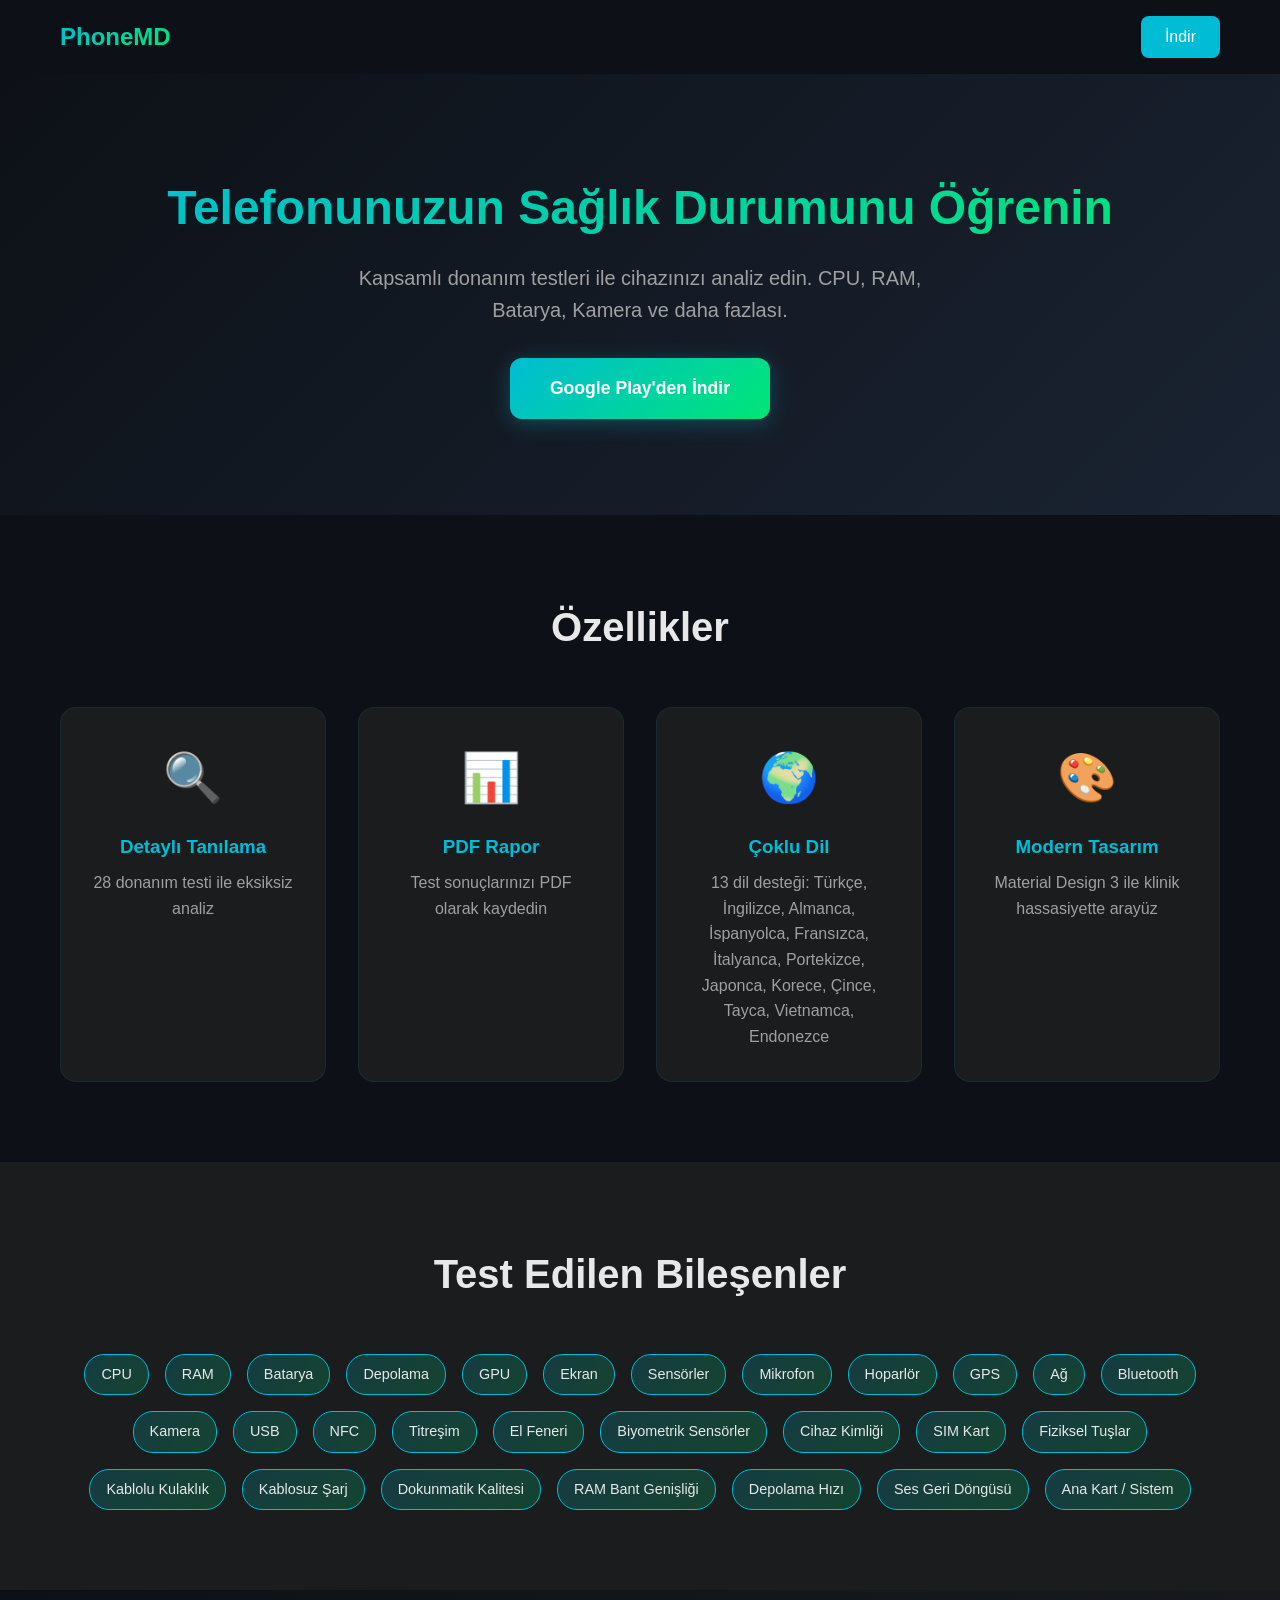
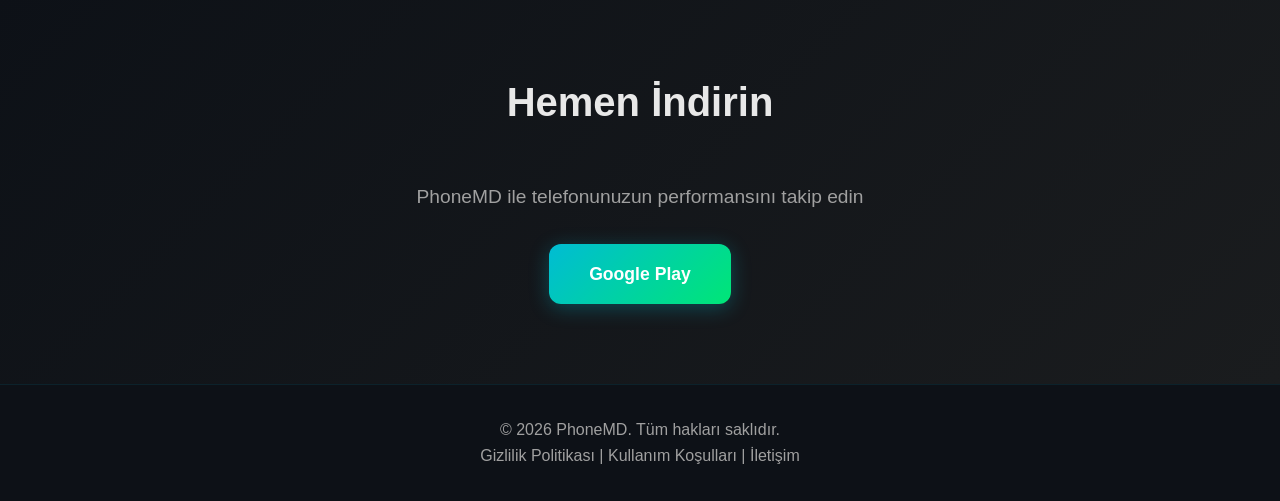
<file: index.html>
<!DOCTYPE html>
<html lang="tr">
<head>
    <meta charset="UTF-8">
    <meta name="viewport" content="width=device-width, initial-scale=1.0">
    <meta name="description" content="PhoneMD - Telefonunuzun sağlık durumunu kontrol edin. Donanım testleri, performans analizi ve detaylı raporlama.">
    <title>PhoneMD - Telefon Donanım Tanılama</title>
    <link rel="stylesheet" href="style.css">
    <link rel="icon" type="image/png" href="icon.png">
</head>
<body>
    <header>
        <nav>
            <div class="logo">PhoneMD</div>
            <a href="#download" class="nav-btn">İndir</a>
        </nav>
    </header>

    <main>
        <section class="hero">
            <div class="container">
                <h1>Telefonunuzun Sağlık Durumunu Öğrenin</h1>
                <p>Kapsamlı donanım testleri ile cihazınızı analiz edin. CPU, RAM, Batarya, Kamera ve daha fazlası.</p>
                <a href="#download" class="cta-button">Google Play'den İndir</a>
            </div>
        </section>

        <section class="features">
            <div class="container">
                <h2>Özellikler</h2>
                <div class="feature-grid">
                    <div class="feature">
                        <div class="icon">🔍</div>
                        <h3>Detaylı Tanılama</h3>
                        <p>28 donanım testi ile eksiksiz analiz</p>
                    </div>
                    <div class="feature">
                        <div class="icon">📊</div>
                        <h3>PDF Rapor</h3>
                        <p>Test sonuçlarınızı PDF olarak kaydedin</p>
                    </div>
                    <div class="feature">
                        <div class="icon">🌍</div>
                        <h3>Çoklu Dil</h3>
                        <p>13 dil desteği: Türkçe, İngilizce, Almanca, İspanyolca, Fransızca, İtalyanca, Portekizce, Japonca, Korece, Çince, Tayca, Vietnamca, Endonezce</p>
                    </div>
                    <div class="feature">
                        <div class="icon">🎨</div>
                        <h3>Modern Tasarım</h3>
                        <p>Material Design 3 ile klinik hassasiyette arayüz</p>
                    </div>
                </div>
            </div>
        </section>

        <section class="tests">
            <div class="container">
                <h2>Test Edilen Bileşenler</h2>
                <div class="test-list">
                    <span class="badge">CPU</span>
                    <span class="badge">RAM</span>
                    <span class="badge">Batarya</span>
                    <span class="badge">Depolama</span>
                    <span class="badge">GPU</span>
                    <span class="badge">Ekran</span>
                    <span class="badge">Sensörler</span>
                    <span class="badge">Mikrofon</span>
                    <span class="badge">Hoparlör</span>
                    <span class="badge">GPS</span>
                    <span class="badge">Ağ</span>
                    <span class="badge">Bluetooth</span>
                    <span class="badge">Kamera</span>
                    <span class="badge">USB</span>
                    <span class="badge">NFC</span>
                    <span class="badge">Titreşim</span>
                    <span class="badge">El Feneri</span>
                    <span class="badge">Biyometrik Sensörler</span>
                    <span class="badge">Cihaz Kimliği</span>
                    <span class="badge">SIM Kart</span>
                    <span class="badge">Fiziksel Tuşlar</span>
                    <span class="badge">Kablolu Kulaklık</span>
                    <span class="badge">Kablosuz Şarj</span>
                    <span class="badge">Dokunmatik Kalitesi</span>
                    <span class="badge">RAM Bant Genişliği</span>
                    <span class="badge">Depolama Hızı</span>
                    <span class="badge">Ses Geri Döngüsü</span>
                    <span class="badge">Ana Kart / Sistem</span>
                </div>
            </div>
        </section>

        <section id="download" class="download">
            <div class="container">
                <h2>Hemen İndirin</h2>
                <p>PhoneMD ile telefonunuzun performansını takip edin</p>
                <a href="https://play.google.com/store/apps/details?id=com.esarikaya.phonemd" class="cta-button">Google Play</a>
            </div>
        </section>
    </main>

    <footer>
        <p>&copy; 2026 PhoneMD. Tüm hakları saklıdır.</p>
        <p>
            <a href="privacy.html">Gizlilik Politikası</a> |
            <a href="terms.html">Kullanım Koşulları</a> |
            <a href="contact.html">İletişim</a>
        </p>
    </footer>
</body>
</html>
</file>
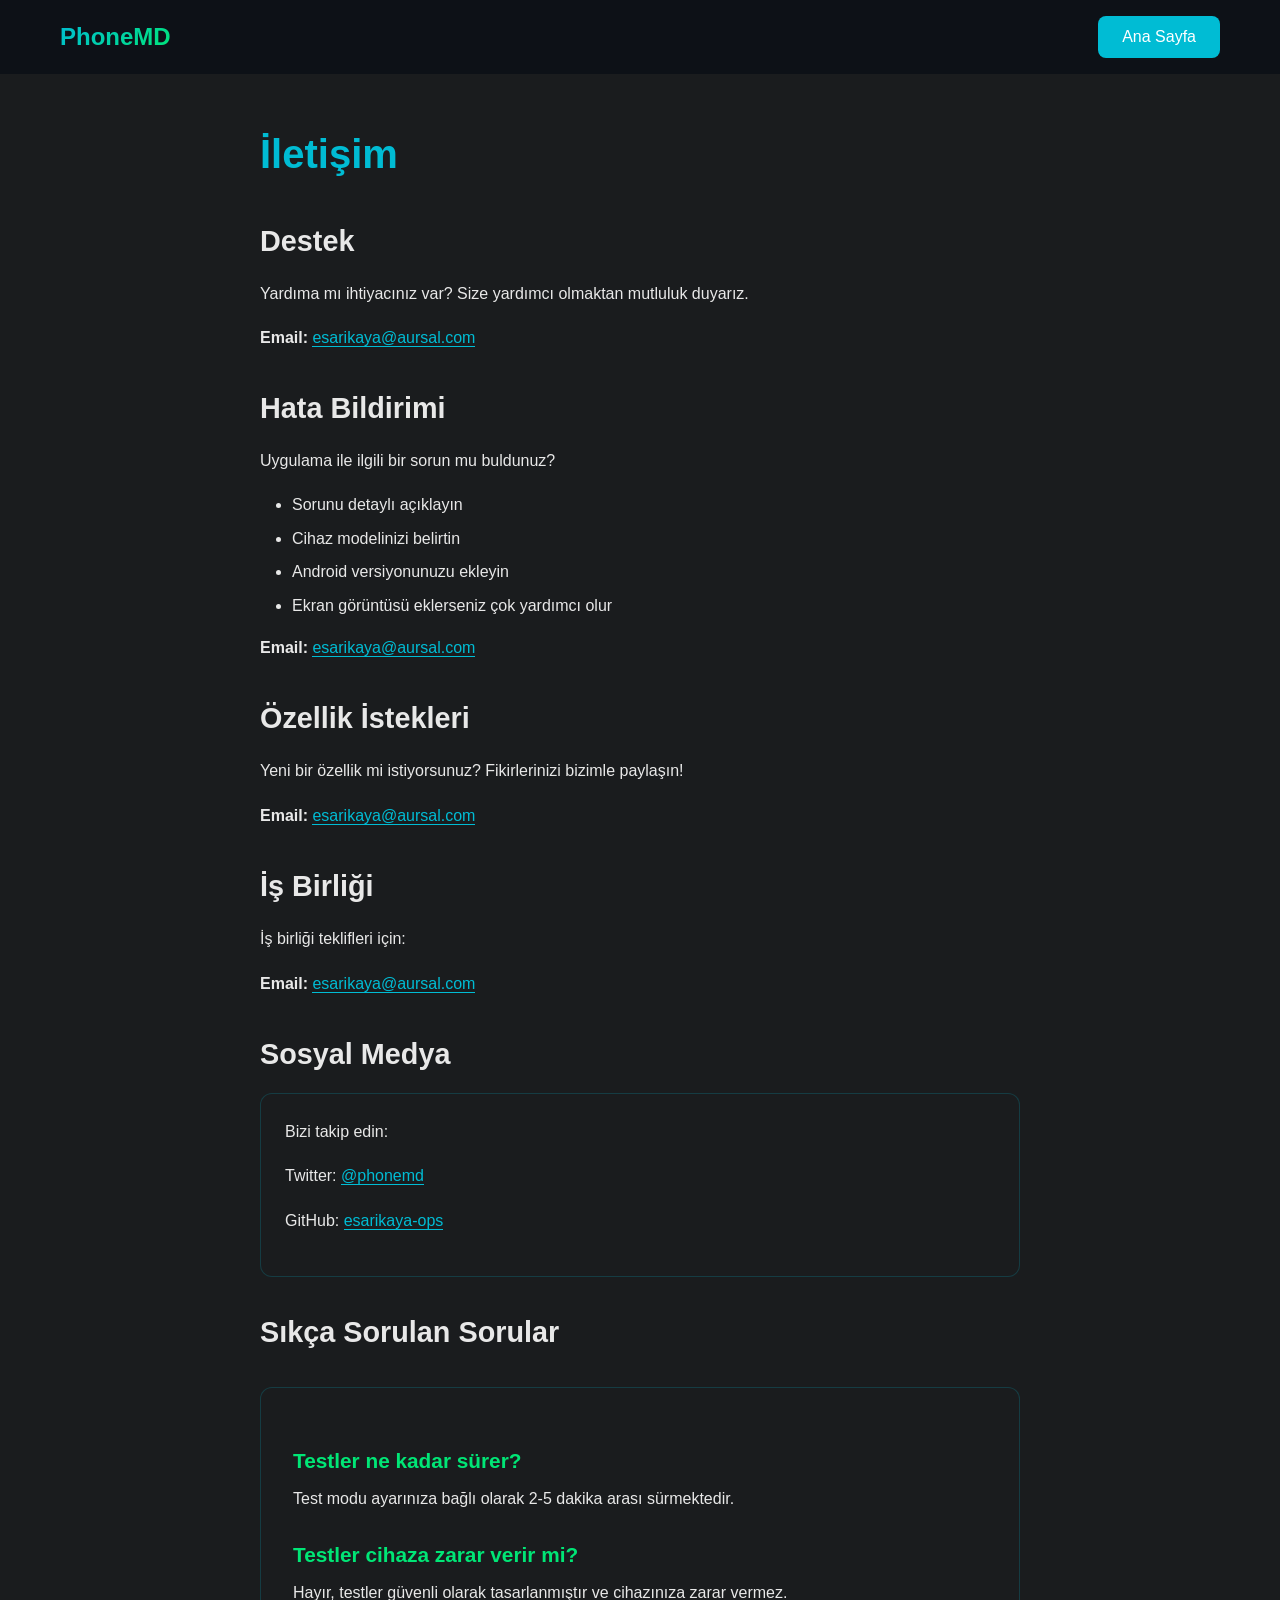
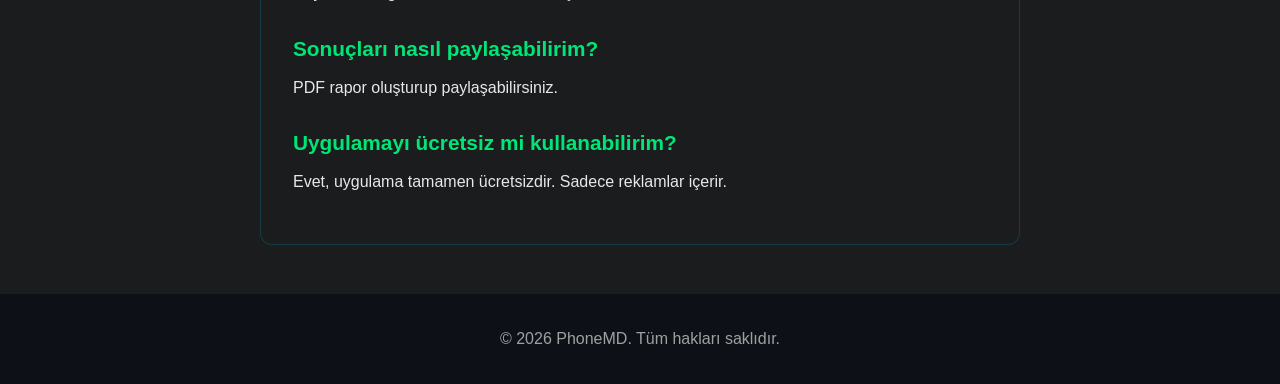
<file: contact.html>
<!DOCTYPE html>
<html lang="tr">
<head>
    <meta charset="UTF-8">
    <meta name="viewport" content="width=device-width, initial-scale=1.0">
    <title>İletişim - PhoneMD</title>
    <link rel="stylesheet" href="style.css">
    <link rel="icon" type="image/png" href="icon.png">
</head>
<body>
    <header>
        <nav>
            <div class="logo">PhoneMD</div>
            <a href="index.html" class="nav-btn">Ana Sayfa</a>
        </nav>
    </header>

    <main>
        <section class="legal-page">
            <div class="container">
                <h1>İletişim</h1>

                <h2>Destek</h2>
                <p>Yardıma mı ihtiyacınız var? Size yardımcı olmaktan mutluluk duyarız.</p>
                <p><strong>Email:</strong> <a href="mailto:esarikaya@aursal.com">esarikaya@aursal.com</a></p>

                <h2>Hata Bildirimi</h2>
                <p>Uygulama ile ilgili bir sorun mu buldunuz?</p>
                <ul>
                    <li>Sorunu detaylı açıklayın</li>
                    <li>Cihaz modelinizi belirtin</li>
                    <li>Android versiyonunuzu ekleyin</li>
                    <li>Ekran görüntüsü eklerseniz çok yardımcı olur</li>
                </ul>
                <p><strong>Email:</strong> <a href="mailto:esarikaya@aursal.com">esarikaya@aursal.com</a></p>

                <h2>Özellik İstekleri</h2>
                <p>Yeni bir özellik mi istiyorsunuz? Fikirlerinizi bizimle paylaşın!</p>
                <p><strong>Email:</strong> <a href="mailto:esarikaya@aursal.com">esarikaya@aursal.com</a></p>

                <h2>İş Birliği</h2>
                <p>İş birliği teklifleri için:</p>
                <p><strong>Email:</strong> <a href="mailto:esarikaya@aursal.com">esarikaya@aursal.com</a></p>

                <h2>Sosyal Medya</h2>
                <div class="social-links">
                    <p>Bizi takip edin:</p>
                    <p>Twitter: <a href="https://twitter.com/phonemd" target="_blank">@phonemd</a></p>
                    <p>GitHub: <a href="https://github.com/esarikaya-ops" target="_blank">esarikaya-ops</a></p>
                </div>

                <h2>Sıkça Sorulan Sorular</h2>
                <div class="faq">
                    <h3>Testler ne kadar sürer?</h3>
                    <p>Test modu ayarınıza bağlı olarak 2-5 dakika arası sürmektedir.</p>

                    <h3>Testler cihaza zarar verir mi?</h3>
                    <p>Hayır, testler güvenli olarak tasarlanmıştır ve cihazınıza zarar vermez.</p>

                    <h3>Sonuçları nasıl paylaşabilirim?</h3>
                    <p>PDF rapor oluşturup paylaşabilirsiniz.</p>

                    <h3>Uygulamayı ücretsiz mi kullanabilirim?</h3>
                    <p>Evet, uygulama tamamen ücretsizdir. Sadece reklamlar içerir.</p>
                </div>
            </div>
        </section>
    </main>

    <footer>
        <p>&copy; 2026 PhoneMD. Tüm hakları saklıdır.</p>
    </footer>
</body>
</html>
</file>
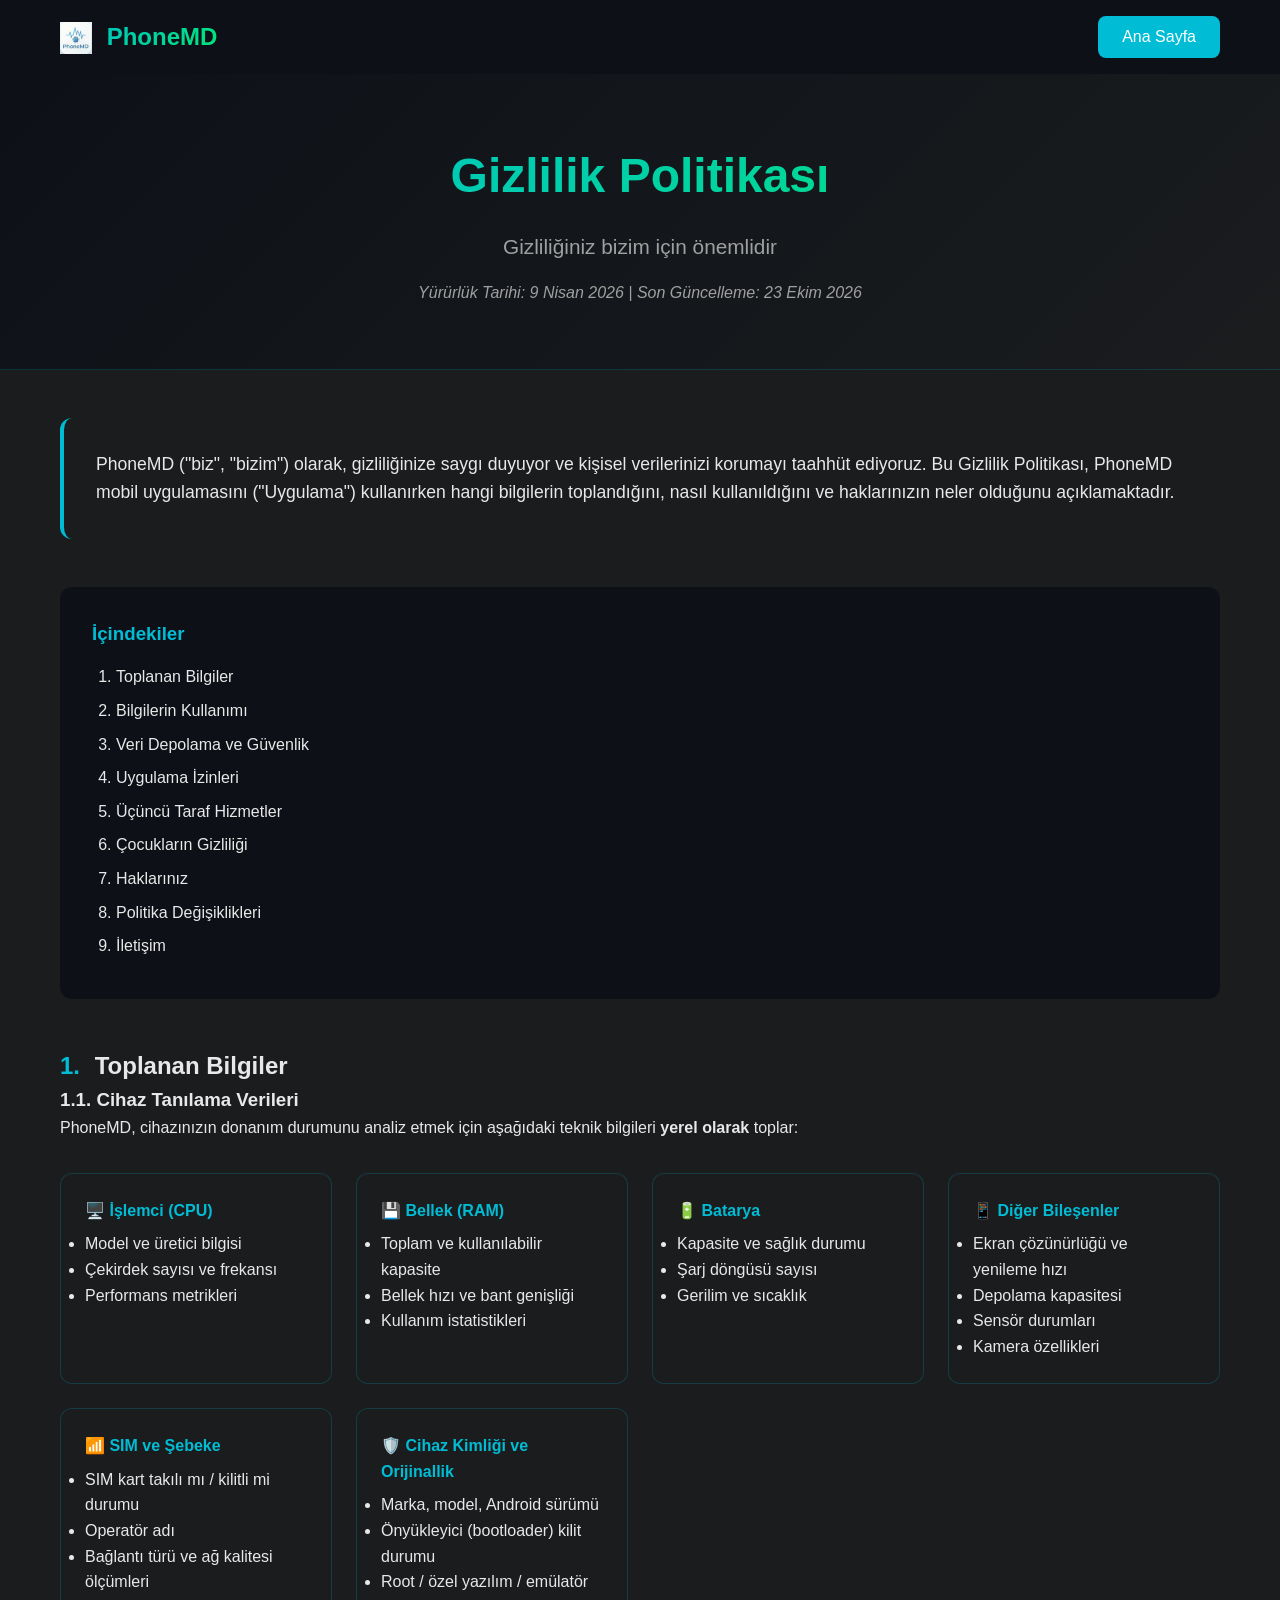
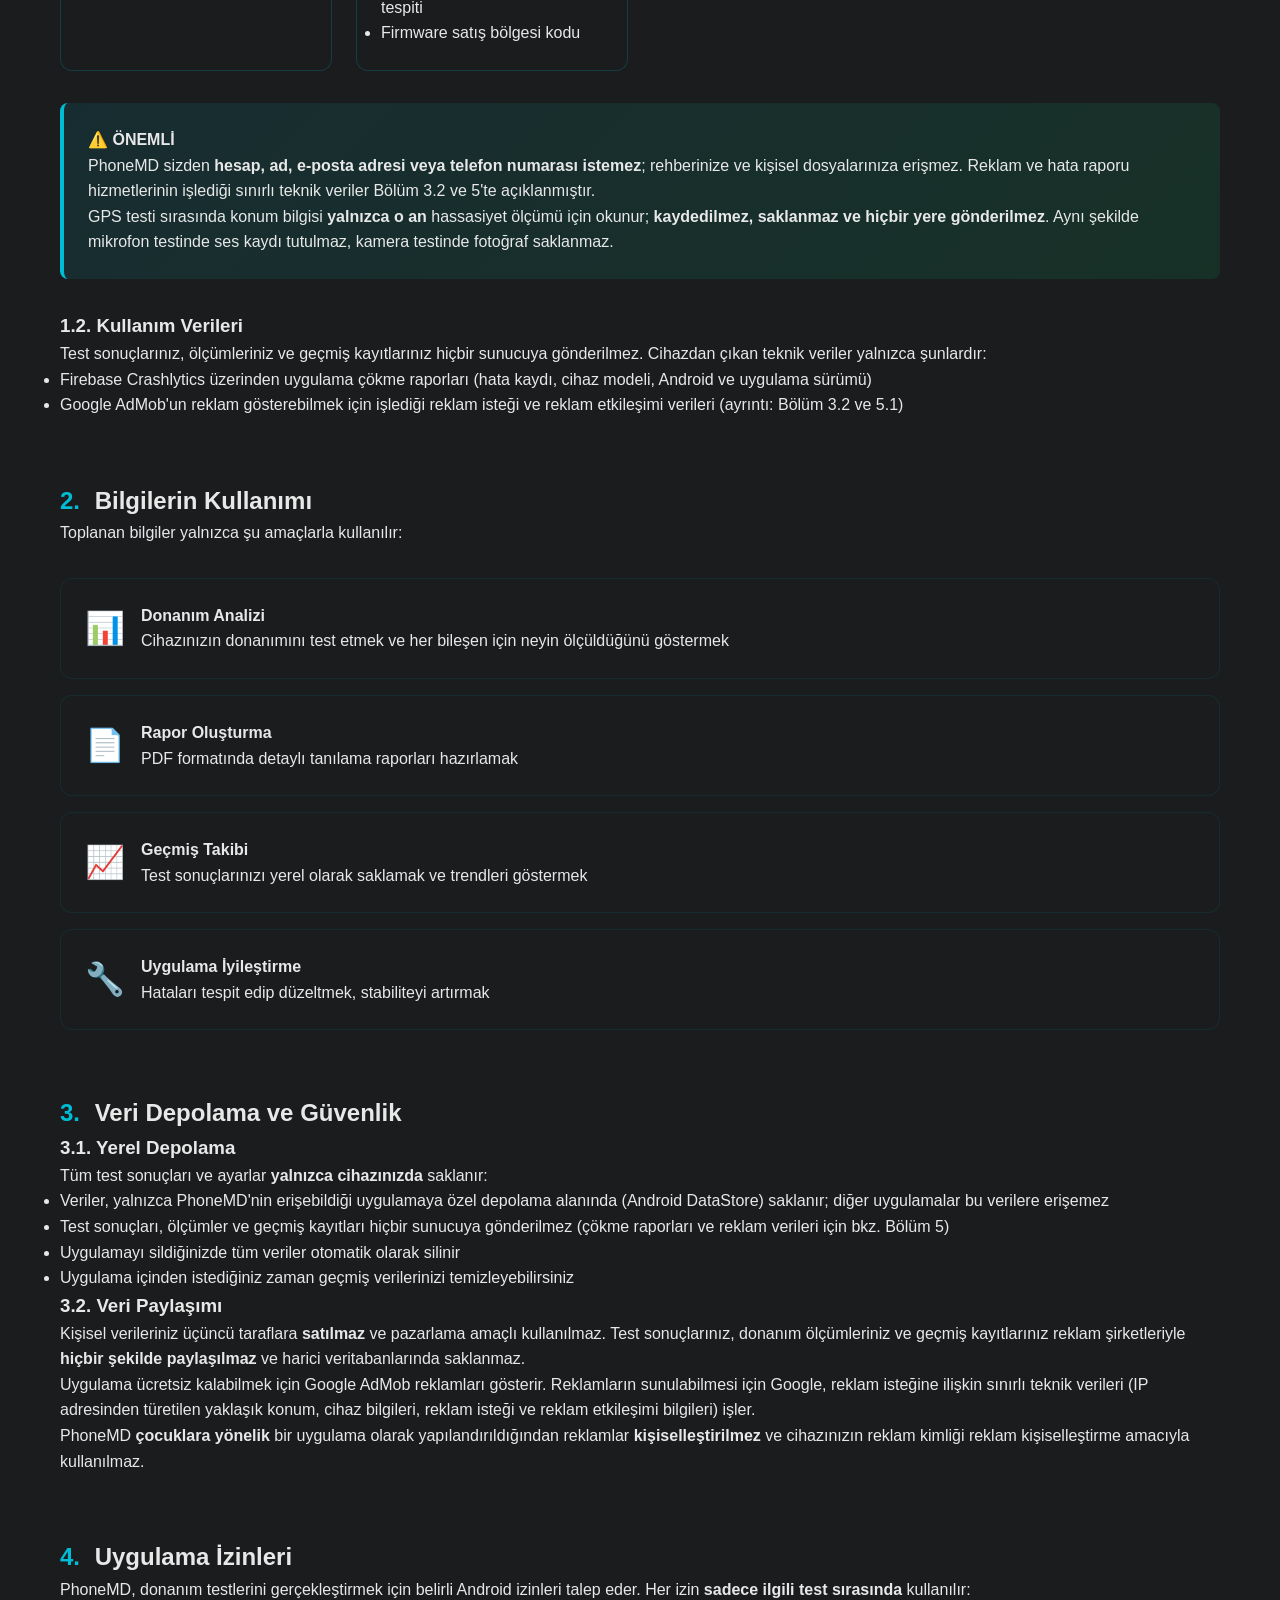
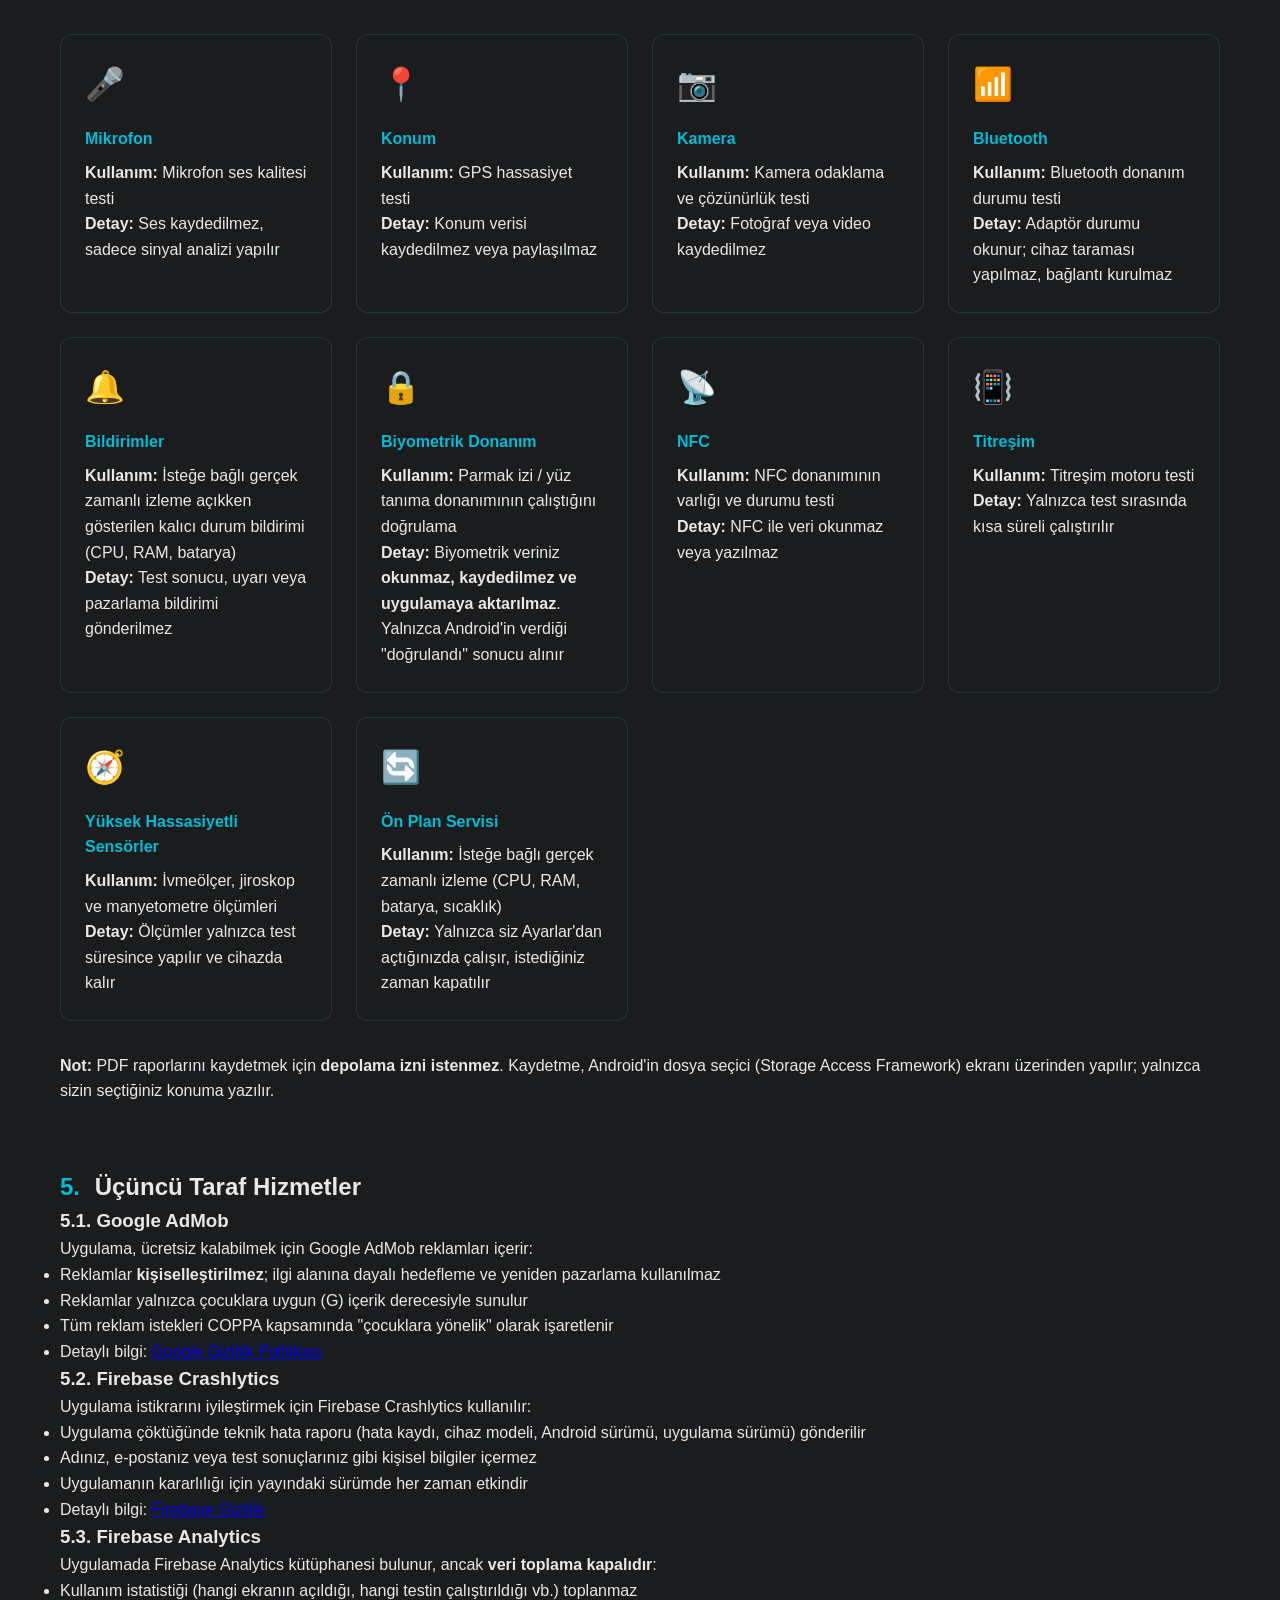
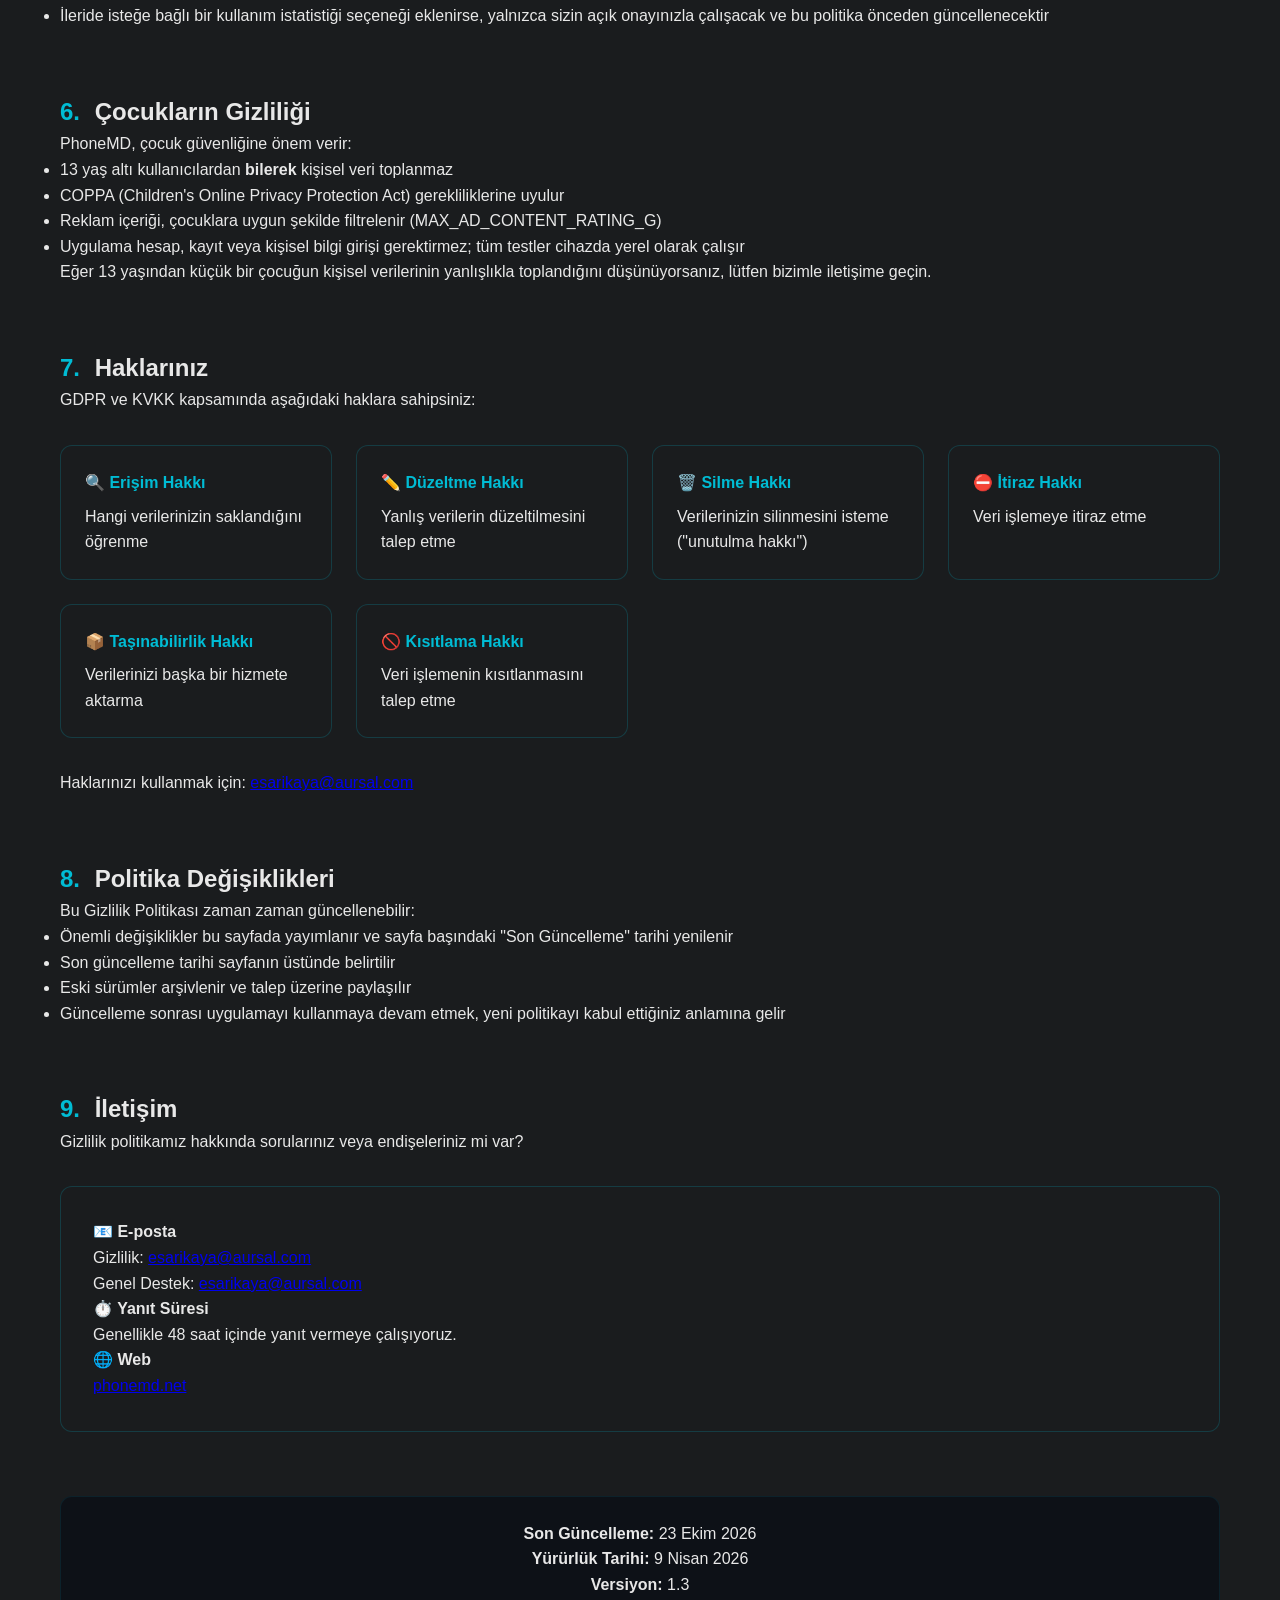
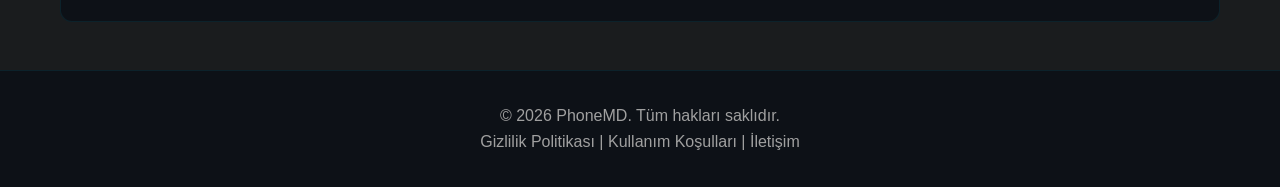
<file: privacy.html>
<!DOCTYPE html>
<html lang="tr">
<head>
    <meta charset="UTF-8">
    <meta name="viewport" content="width=device-width, initial-scale=1.0">
    <meta name="description" content="PhoneMD Gizlilik Politikası - Verilerinizin nasıl toplandığı, kullanıldığı ve korunduğu hakkında detaylı bilgi.">
    <title>Gizlilik Politikası - PhoneMD</title>
    <link rel="stylesheet" href="style.css">
    <link rel="icon" type="image/png" href="icon.png">
</head>
<body>
    <header>
        <nav>
            <div class="logo">
                <img src="icon.png" alt="PhoneMD" style="height: 32px; vertical-align: middle; margin-right: 8px;">
                PhoneMD
            </div>
            <a href="index.html" class="nav-btn">Ana Sayfa</a>
        </nav>
    </header>

    <main>
        <section class="legal-hero">
            <div class="container">
                <h1>Gizlilik Politikası</h1>
                <p class="hero-subtitle">Gizliliğiniz bizim için önemlidir</p>
                <p class="update-date">Yürürlük Tarihi: 9 Nisan 2026 | Son Güncelleme: 23 Ekim 2026</p>
            </div>
        </section>

        <section class="legal-content">
            <div class="container">
                <div class="legal-intro">
                    <p>PhoneMD ("biz", "bizim") olarak, gizliliğinize saygı duyuyor ve kişisel verilerinizi korumayı taahhüt ediyoruz. Bu Gizlilik Politikası, PhoneMD mobil uygulamasını ("Uygulama") kullanırken hangi bilgilerin toplandığını, nasıl kullanıldığını ve haklarınızın neler olduğunu açıklamaktadır.</p>
                </div>

                <div class="legal-toc">
                    <h3>İçindekiler</h3>
                    <ol>
                        <li><a href="#section-1">Toplanan Bilgiler</a></li>
                        <li><a href="#section-2">Bilgilerin Kullanımı</a></li>
                        <li><a href="#section-3">Veri Depolama ve Güvenlik</a></li>
                        <li><a href="#section-4">Uygulama İzinleri</a></li>
                        <li><a href="#section-5">Üçüncü Taraf Hizmetler</a></li>
                        <li><a href="#section-6">Çocukların Gizliliği</a></li>
                        <li><a href="#section-7">Haklarınız</a></li>
                        <li><a href="#section-8">Politika Değişiklikleri</a></li>
                        <li><a href="#section-9">İletişim</a></li>
                    </ol>
                </div>

                <div class="legal-section" id="section-1">
                    <h2><span class="section-number">1.</span> Toplanan Bilgiler</h2>

                    <h3>1.1. Cihaz Tanılama Verileri</h3>
                    <p>PhoneMD, cihazınızın donanım durumunu analiz etmek için aşağıdaki teknik bilgileri <strong>yerel olarak</strong> toplar:</p>

                    <div class="info-grid">
                        <div class="info-card">
                            <h4>🖥️ İşlemci (CPU)</h4>
                            <ul>
                                <li>Model ve üretici bilgisi</li>
                                <li>Çekirdek sayısı ve frekansı</li>
                                <li>Performans metrikleri</li>
                            </ul>
                        </div>
                        <div class="info-card">
                            <h4>💾 Bellek (RAM)</h4>
                            <ul>
                                <li>Toplam ve kullanılabilir kapasite</li>
                                <li>Bellek hızı ve bant genişliği</li>
                                <li>Kullanım istatistikleri</li>
                            </ul>
                        </div>
                        <div class="info-card">
                            <h4>🔋 Batarya</h4>
                            <ul>
                                <li>Kapasite ve sağlık durumu</li>
                                <li>Şarj döngüsü sayısı</li>
                                <li>Gerilim ve sıcaklık</li>
                            </ul>
                        </div>
                        <div class="info-card">
                            <h4>📱 Diğer Bileşenler</h4>
                            <ul>
                                <li>Ekran çözünürlüğü ve yenileme hızı</li>
                                <li>Depolama kapasitesi</li>
                                <li>Sensör durumları</li>
                                <li>Kamera özellikleri</li>
                            </ul>
                        </div>
                        <div class="info-card">
                            <h4>📶 SIM ve Şebeke</h4>
                            <ul>
                                <li>SIM kart takılı mı / kilitli mi durumu</li>
                                <li>Operatör adı</li>
                                <li>Bağlantı türü ve ağ kalitesi ölçümleri</li>
                            </ul>
                        </div>
                        <div class="info-card">
                            <h4>🛡️ Cihaz Kimliği ve Orijinallik</h4>
                            <ul>
                                <li>Marka, model, Android sürümü</li>
                                <li>Önyükleyici (bootloader) kilit durumu</li>
                                <li>Root / özel yazılım / emülatör tespiti</li>
                                <li>Firmware satış bölgesi kodu</li>
                            </ul>
                        </div>
                    </div>

                    <div class="highlight-box">
                        <h4>⚠️ ÖNEMLİ</h4>
                        <p>PhoneMD sizden <strong>hesap, ad, e-posta adresi veya telefon numarası istemez</strong>; rehberinize ve kişisel dosyalarınıza erişmez. Reklam ve hata raporu hizmetlerinin işlediği sınırlı teknik veriler Bölüm 3.2 ve 5'te açıklanmıştır.</p>
                        <p>GPS testi sırasında konum bilgisi <strong>yalnızca o an</strong> hassasiyet ölçümü için okunur; <strong>kaydedilmez, saklanmaz ve hiçbir yere gönderilmez</strong>. Aynı şekilde mikrofon testinde ses kaydı tutulmaz, kamera testinde fotoğraf saklanmaz.</p>
                    </div>

                    <h3>1.2. Kullanım Verileri</h3>
                    <p>Test sonuçlarınız, ölçümleriniz ve geçmiş kayıtlarınız hiçbir sunucuya gönderilmez. Cihazdan çıkan teknik veriler yalnızca şunlardır:</p>
                    <ul>
                        <li>Firebase Crashlytics üzerinden uygulama çökme raporları (hata kaydı, cihaz modeli, Android ve uygulama sürümü)</li>
                        <li>Google AdMob'un reklam gösterebilmek için işlediği reklam isteği ve reklam etkileşimi verileri (ayrıntı: Bölüm 3.2 ve 5.1)</li>
                    </ul>
                </div>

                <div class="legal-section" id="section-2">
                    <h2><span class="section-number">2.</span> Bilgilerin Kullanımı</h2>
                    <p>Toplanan bilgiler yalnızca şu amaçlarla kullanılır:</p>

                    <div class="purpose-list">
                        <div class="purpose-item">
                            <span class="purpose-icon">📊</span>
                            <div>
                                <h4>Donanım Analizi</h4>
                                <p>Cihazınızın donanımını test etmek ve her bileşen için neyin ölçüldüğünü göstermek</p>
                            </div>
                        </div>
                        <div class="purpose-item">
                            <span class="purpose-icon">📄</span>
                            <div>
                                <h4>Rapor Oluşturma</h4>
                                <p>PDF formatında detaylı tanılama raporları hazırlamak</p>
                            </div>
                        </div>
                        <div class="purpose-item">
                            <span class="purpose-icon">📈</span>
                            <div>
                                <h4>Geçmiş Takibi</h4>
                                <p>Test sonuçlarınızı yerel olarak saklamak ve trendleri göstermek</p>
                            </div>
                        </div>
                        <div class="purpose-item">
                            <span class="purpose-icon">🔧</span>
                            <div>
                                <h4>Uygulama İyileştirme</h4>
                                <p>Hataları tespit edip düzeltmek, stabiliteyi artırmak</p>
                            </div>
                        </div>
                    </div>
                </div>

                <div class="legal-section" id="section-3">
                    <h2><span class="section-number">3.</span> Veri Depolama ve Güvenlik</h2>

                    <h3>3.1. Yerel Depolama</h3>
                    <p>Tüm test sonuçları ve ayarlar <strong>yalnızca cihazınızda</strong> saklanır:</p>
                    <ul>
                        <li>Veriler, yalnızca PhoneMD'nin erişebildiği uygulamaya özel depolama alanında (Android DataStore) saklanır; diğer uygulamalar bu verilere erişemez</li>
                        <li>Test sonuçları, ölçümler ve geçmiş kayıtları hiçbir sunucuya gönderilmez (çökme raporları ve reklam verileri için bkz. Bölüm 5)</li>
                        <li>Uygulamayı sildiğinizde tüm veriler otomatik olarak silinir</li>
                        <li>Uygulama içinden istediğiniz zaman geçmiş verilerinizi temizleyebilirsiniz</li>
                    </ul>

                    <h3>3.2. Veri Paylaşımı</h3>
                    <p>Kişisel verileriniz üçüncü taraflara <strong>satılmaz</strong> ve pazarlama amaçlı kullanılmaz. Test sonuçlarınız, donanım ölçümleriniz ve geçmiş kayıtlarınız reklam şirketleriyle <strong>hiçbir şekilde paylaşılmaz</strong> ve harici veritabanlarında saklanmaz.</p>
                    <p>Uygulama ücretsiz kalabilmek için Google AdMob reklamları gösterir. Reklamların sunulabilmesi için Google, reklam isteğine ilişkin sınırlı teknik verileri (IP adresinden türetilen yaklaşık konum, cihaz bilgileri, reklam isteği ve reklam etkileşimi bilgileri) işler.</p>
                    <p>PhoneMD <strong>çocuklara yönelik</strong> bir uygulama olarak yapılandırıldığından reklamlar <strong>kişiselleştirilmez</strong> ve cihazınızın reklam kimliği reklam kişiselleştirme amacıyla kullanılmaz.</p>
                </div>

                <div class="legal-section" id="section-4">
                    <h2><span class="section-number">4.</span> Uygulama İzinleri</h2>
                    <p>PhoneMD, donanım testlerini gerçekleştirmek için belirli Android izinleri talep eder. Her izin <strong>sadece ilgili test sırasında</strong> kullanılır:</p>

                    <div class="permission-grid">
                        <div class="permission-card">
                            <span class="perm-icon">🎤</span>
                            <h4>Mikrofon</h4>
                            <p><strong>Kullanım:</strong> Mikrofon ses kalitesi testi</p>
                            <p><strong>Detay:</strong> Ses kaydedilmez, sadece sinyal analizi yapılır</p>
                        </div>
                        <div class="permission-card">
                            <span class="perm-icon">📍</span>
                            <h4>Konum</h4>
                            <p><strong>Kullanım:</strong> GPS hassasiyet testi</p>
                            <p><strong>Detay:</strong> Konum verisi kaydedilmez veya paylaşılmaz</p>
                        </div>
                        <div class="permission-card">
                            <span class="perm-icon">📷</span>
                            <h4>Kamera</h4>
                            <p><strong>Kullanım:</strong> Kamera odaklama ve çözünürlük testi</p>
                            <p><strong>Detay:</strong> Fotoğraf veya video kaydedilmez</p>
                        </div>
                        <div class="permission-card">
                            <span class="perm-icon">📶</span>
                            <h4>Bluetooth</h4>
                            <p><strong>Kullanım:</strong> Bluetooth donanım durumu testi</p>
                            <p><strong>Detay:</strong> Adaptör durumu okunur; cihaz taraması yapılmaz, bağlantı kurulmaz</p>
                        </div>
                        <div class="permission-card">
                            <span class="perm-icon">🔔</span>
                            <h4>Bildirimler</h4>
                            <p><strong>Kullanım:</strong> İsteğe bağlı gerçek zamanlı izleme açıkken gösterilen kalıcı durum bildirimi (CPU, RAM, batarya)</p>
                            <p><strong>Detay:</strong> Test sonucu, uyarı veya pazarlama bildirimi gönderilmez</p>
                        </div>
                        <div class="permission-card">
                            <span class="perm-icon">🔒</span>
                            <h4>Biyometrik Donanım</h4>
                            <p><strong>Kullanım:</strong> Parmak izi / yüz tanıma donanımının çalıştığını doğrulama</p>
                            <p><strong>Detay:</strong> Biyometrik veriniz <strong>okunmaz, kaydedilmez ve uygulamaya aktarılmaz</strong>. Yalnızca Android'in verdiği "doğrulandı" sonucu alınır</p>
                        </div>
                        <div class="permission-card">
                            <span class="perm-icon">📡</span>
                            <h4>NFC</h4>
                            <p><strong>Kullanım:</strong> NFC donanımının varlığı ve durumu testi</p>
                            <p><strong>Detay:</strong> NFC ile veri okunmaz veya yazılmaz</p>
                        </div>
                        <div class="permission-card">
                            <span class="perm-icon">📳</span>
                            <h4>Titreşim</h4>
                            <p><strong>Kullanım:</strong> Titreşim motoru testi</p>
                            <p><strong>Detay:</strong> Yalnızca test sırasında kısa süreli çalıştırılır</p>
                        </div>
                        <div class="permission-card">
                            <span class="perm-icon">🧭</span>
                            <h4>Yüksek Hassasiyetli Sensörler</h4>
                            <p><strong>Kullanım:</strong> İvmeölçer, jiroskop ve manyetometre ölçümleri</p>
                            <p><strong>Detay:</strong> Ölçümler yalnızca test süresince yapılır ve cihazda kalır</p>
                        </div>
                        <div class="permission-card">
                            <span class="perm-icon">🔄</span>
                            <h4>Ön Plan Servisi</h4>
                            <p><strong>Kullanım:</strong> İsteğe bağlı gerçek zamanlı izleme (CPU, RAM, batarya, sıcaklık)</p>
                            <p><strong>Detay:</strong> Yalnızca siz Ayarlar'dan açtığınızda çalışır, istediğiniz zaman kapatılır</p>
                        </div>
                    </div>
                    <p class="note"><strong>Not:</strong> PDF raporlarını kaydetmek için <strong>depolama izni istenmez</strong>. Kaydetme, Android'in dosya seçici (Storage Access Framework) ekranı üzerinden yapılır; yalnızca sizin seçtiğiniz konuma yazılır.</p>
                </div>

                <div class="legal-section" id="section-5">
                    <h2><span class="section-number">5.</span> Üçüncü Taraf Hizmetler</h2>

                    <h3>5.1. Google AdMob</h3>
                    <p>Uygulama, ücretsiz kalabilmek için Google AdMob reklamları içerir:</p>
                    <ul>
                        <li>Reklamlar <strong>kişiselleştirilmez</strong>; ilgi alanına dayalı hedefleme ve yeniden pazarlama kullanılmaz</li>
                        <li>Reklamlar yalnızca çocuklara uygun (G) içerik derecesiyle sunulur</li>
                        <li>Tüm reklam istekleri COPPA kapsamında "çocuklara yönelik" olarak işaretlenir</li>
                        <li>Detaylı bilgi: <a href="https://policies.google.com/privacy" target="_blank" rel="noopener">Google Gizlilik Politikası</a></li>
                    </ul>

                    <h3>5.2. Firebase Crashlytics</h3>
                    <p>Uygulama istikrarını iyileştirmek için Firebase Crashlytics kullanılır:</p>
                    <ul>
                        <li>Uygulama çöktüğünde teknik hata raporu (hata kaydı, cihaz modeli, Android sürümü, uygulama sürümü) gönderilir</li>
                        <li>Adınız, e-postanız veya test sonuçlarınız gibi kişisel bilgiler içermez</li>
                        <li>Uygulamanın kararlılığı için yayındaki sürümde her zaman etkindir</li>
                        <li>Detaylı bilgi: <a href="https://firebase.google.com/support/privacy" target="_blank" rel="noopener">Firebase Gizlilik</a></li>
                    </ul>

                    <h3>5.3. Firebase Analytics</h3>
                    <p>Uygulamada Firebase Analytics kütüphanesi bulunur, ancak <strong>veri toplama kapalıdır</strong>:</p>
                    <ul>
                        <li>Kullanım istatistiği (hangi ekranın açıldığı, hangi testin çalıştırıldığı vb.) toplanmaz</li>
                        <li>İleride isteğe bağlı bir kullanım istatistiği seçeneği eklenirse, yalnızca sizin açık onayınızla çalışacak ve bu politika önceden güncellenecektir</li>
                    </ul>
                </div>

                <div class="legal-section" id="section-6">
                    <h2><span class="section-number">6.</span> Çocukların Gizliliği</h2>
                    <p>PhoneMD, çocuk güvenliğine önem verir:</p>
                    <ul>
                        <li>13 yaş altı kullanıcılardan <strong>bilerek</strong> kişisel veri toplanmaz</li>
                        <li>COPPA (Children's Online Privacy Protection Act) gerekliliklerine uyulur</li>
                        <li>Reklam içeriği, çocuklara uygun şekilde filtrelenir (MAX_AD_CONTENT_RATING_G)</li>
                        <li>Uygulama hesap, kayıt veya kişisel bilgi girişi gerektirmez; tüm testler cihazda yerel olarak çalışır</li>
                    </ul>
                    <p>Eğer 13 yaşından küçük bir çocuğun kişisel verilerinin yanlışlıkla toplandığını düşünüyorsanız, lütfen bizimle iletişime geçin.</p>
                </div>

                <div class="legal-section" id="section-7">
                    <h2><span class="section-number">7.</span> Haklarınız</h2>
                    <p>GDPR ve KVKK kapsamında aşağıdaki haklara sahipsiniz:</p>

                    <div class="rights-grid">
                        <div class="right-item">
                            <h4>🔍 Erişim Hakkı</h4>
                            <p>Hangi verilerinizin saklandığını öğrenme</p>
                        </div>
                        <div class="right-item">
                            <h4>✏️ Düzeltme Hakkı</h4>
                            <p>Yanlış verilerin düzeltilmesini talep etme</p>
                        </div>
                        <div class="right-item">
                            <h4>🗑️ Silme Hakkı</h4>
                            <p>Verilerinizin silinmesini isteme ("unutulma hakkı")</p>
                        </div>
                        <div class="right-item">
                            <h4>⛔ İtiraz Hakkı</h4>
                            <p>Veri işlemeye itiraz etme</p>
                        </div>
                        <div class="right-item">
                            <h4>📦 Taşınabilirlik Hakkı</h4>
                            <p>Verilerinizi başka bir hizmete aktarma</p>
                        </div>
                        <div class="right-item">
                            <h4>🚫 Kısıtlama Hakkı</h4>
                            <p>Veri işlemenin kısıtlanmasını talep etme</p>
                        </div>
                    </div>

                    <p>Haklarınızı kullanmak için: <a href="mailto:esarikaya@aursal.com">esarikaya@aursal.com</a></p>
                </div>

                <div class="legal-section" id="section-8">
                    <h2><span class="section-number">8.</span> Politika Değişiklikleri</h2>
                    <p>Bu Gizlilik Politikası zaman zaman güncellenebilir:</p>
                    <ul>
                        <li>Önemli değişiklikler bu sayfada yayımlanır ve sayfa başındaki "Son Güncelleme" tarihi yenilenir</li>
                        <li>Son güncelleme tarihi sayfanın üstünde belirtilir</li>
                        <li>Eski sürümler arşivlenir ve talep üzerine paylaşılır</li>
                        <li>Güncelleme sonrası uygulamayı kullanmaya devam etmek, yeni politikayı kabul ettiğiniz anlamına gelir</li>
                    </ul>
                </div>

                <div class="legal-section" id="section-9">
                    <h2><span class="section-number">9.</span> İletişim</h2>
                    <p>Gizlilik politikamız hakkında sorularınız veya endişeleriniz mi var?</p>

                    <div class="contact-box">
                        <h4>📧 E-posta</h4>
                        <p>Gizlilik: <a href="mailto:esarikaya@aursal.com">esarikaya@aursal.com</a></p>
                        <p>Genel Destek: <a href="mailto:esarikaya@aursal.com">esarikaya@aursal.com</a></p>

                        <h4>⏱️ Yanıt Süresi</h4>
                        <p>Genellikle 48 saat içinde yanıt vermeye çalışıyoruz.</p>

                        <h4>🌐 Web</h4>
                        <p><a href="https://phonemd.net">phonemd.net</a></p>
                    </div>
                </div>

                <div class="legal-footer-box">
                    <p><strong>Son Güncelleme:</strong> 23 Ekim 2026</p>
                    <p><strong>Yürürlük Tarihi:</strong> 9 Nisan 2026</p>
                    <p><strong>Versiyon:</strong> 1.3</p>
                </div>
            </div>
        </section>
    </main>

    <footer>
        <p>&copy; 2026 PhoneMD. Tüm hakları saklıdır.</p>
        <p>
            <a href="privacy.html">Gizlilik Politikası</a> |
            <a href="terms.html">Kullanım Koşulları</a> |
            <a href="contact.html">İletişim</a>
        </p>
    </footer>
</body>
</html>
</file>
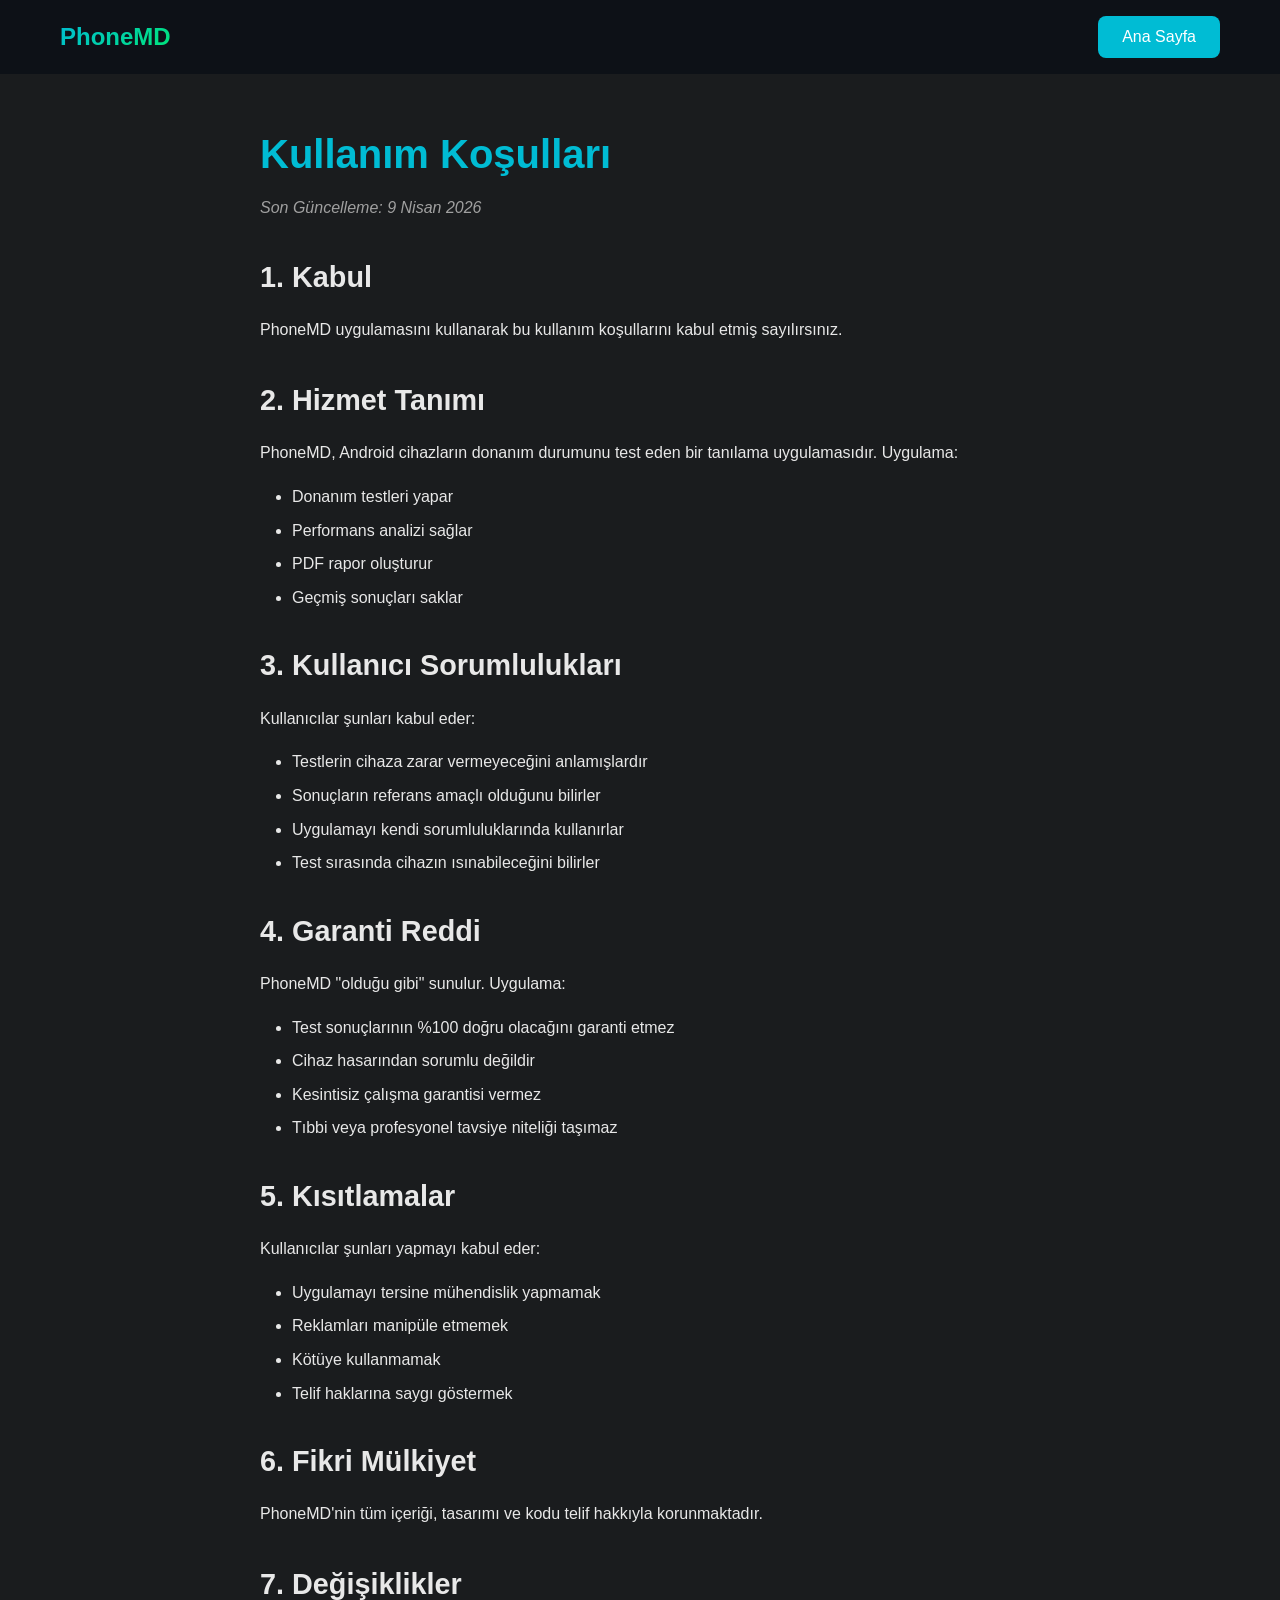
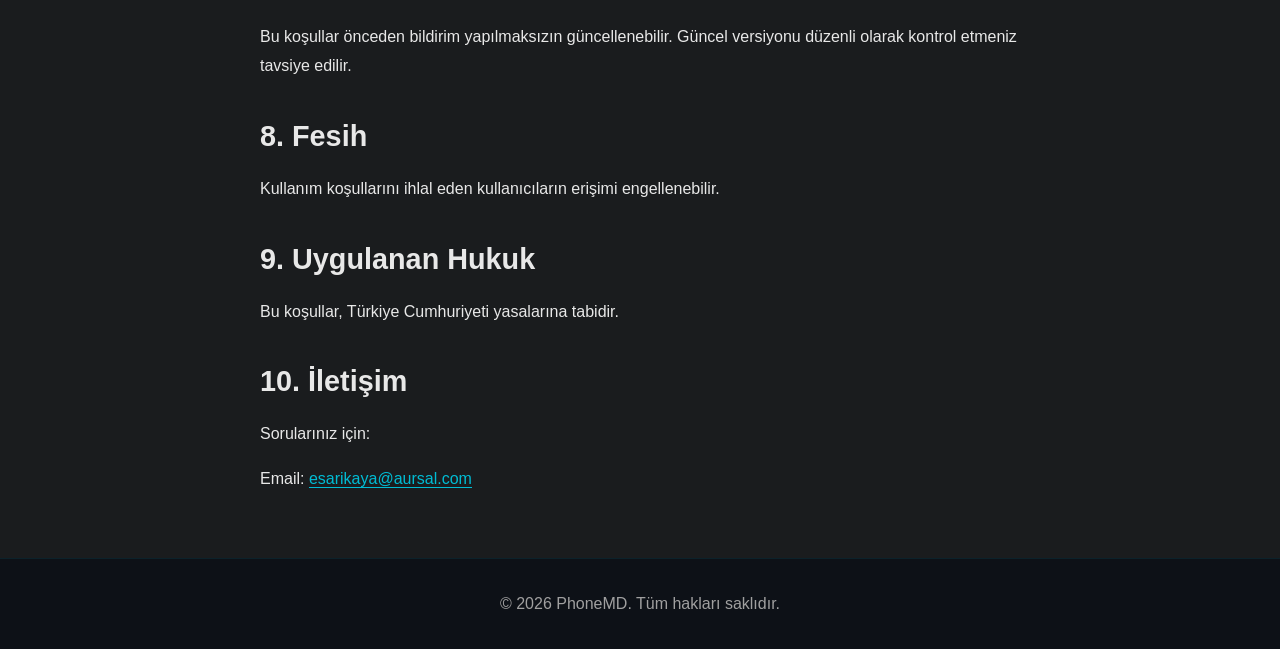
<file: terms.html>
<!DOCTYPE html>
<html lang="tr">
<head>
    <meta charset="UTF-8">
    <meta name="viewport" content="width=device-width, initial-scale=1.0">
    <title>Kullanım Koşulları - PhoneMD</title>
    <link rel="stylesheet" href="style.css">
    <link rel="icon" type="image/png" href="icon.png">
</head>
<body>
    <header>
        <nav>
            <div class="logo">PhoneMD</div>
            <a href="index.html" class="nav-btn">Ana Sayfa</a>
        </nav>
    </header>

    <main>
        <section class="legal-page">
            <div class="container">
                <h1>Kullanım Koşulları</h1>
                <p class="update-date">Son Güncelleme: 9 Nisan 2026</p>

                <h2>1. Kabul</h2>
                <p>PhoneMD uygulamasını kullanarak bu kullanım koşullarını kabul etmiş sayılırsınız.</p>

                <h2>2. Hizmet Tanımı</h2>
                <p>PhoneMD, Android cihazların donanım durumunu test eden bir tanılama uygulamasıdır. Uygulama:</p>
                <ul>
                    <li>Donanım testleri yapar</li>
                    <li>Performans analizi sağlar</li>
                    <li>PDF rapor oluşturur</li>
                    <li>Geçmiş sonuçları saklar</li>
                </ul>

                <h2>3. Kullanıcı Sorumlulukları</h2>
                <p>Kullanıcılar şunları kabul eder:</p>
                <ul>
                    <li>Testlerin cihaza zarar vermeyeceğini anlamışlardır</li>
                    <li>Sonuçların referans amaçlı olduğunu bilirler</li>
                    <li>Uygulamayı kendi sorumluluklarında kullanırlar</li>
                    <li>Test sırasında cihazın ısınabileceğini bilirler</li>
                </ul>

                <h2>4. Garanti Reddi</h2>
                <p>PhoneMD "olduğu gibi" sunulur. Uygulama:</p>
                <ul>
                    <li>Test sonuçlarının %100 doğru olacağını garanti etmez</li>
                    <li>Cihaz hasarından sorumlu değildir</li>
                    <li>Kesintisiz çalışma garantisi vermez</li>
                    <li>Tıbbi veya profesyonel tavsiye niteliği taşımaz</li>
                </ul>

                <h2>5. Kısıtlamalar</h2>
                <p>Kullanıcılar şunları yapmayı kabul eder:</p>
                <ul>
                    <li>Uygulamayı tersine mühendislik yapmamak</li>
                    <li>Reklamları manipüle etmemek</li>
                    <li>Kötüye kullanmamak</li>
                    <li>Telif haklarına saygı göstermek</li>
                </ul>

                <h2>6. Fikri Mülkiyet</h2>
                <p>PhoneMD'nin tüm içeriği, tasarımı ve kodu telif hakkıyla korunmaktadır.</p>

                <h2>7. Değişiklikler</h2>
                <p>Bu koşullar önceden bildirim yapılmaksızın güncellenebilir. Güncel versiyonu düzenli olarak kontrol etmeniz tavsiye edilir.</p>

                <h2>8. Fesih</h2>
                <p>Kullanım koşullarını ihlal eden kullanıcıların erişimi engellenebilir.</p>

                <h2>9. Uygulanan Hukuk</h2>
                <p>Bu koşullar, Türkiye Cumhuriyeti yasalarına tabidir.</p>

                <h2>10. İletişim</h2>
                <p>Sorularınız için:</p>
                <p>Email: <a href="mailto:esarikaya@aursal.com">esarikaya@aursal.com</a></p>
            </div>
        </section>
    </main>

    <footer>
        <p>&copy; 2026 PhoneMD. Tüm hakları saklıdır.</p>
    </footer>
</body>
</html>
</file>
<file: style.css>
* {
    margin: 0;
    padding: 0;
    box-sizing: border-box;
}

:root {
    --primary: #00BCD4;
    --primary-dark: #0097A7;
    --secondary: #00E676;
    --dark: #1A1C1E;
    --surface: #0D1117;
    --text: #E8E8E8;
    --text-secondary: #A0A0A0;
}

body {
    font-family: -apple-system, BlinkMacSystemFont, 'Segoe UI', Roboto, Oxygen, Ubuntu, sans-serif;
    background: var(--dark);
    color: var(--text);
    line-height: 1.6;
}

.container {
    max-width: 1200px;
    margin: 0 auto;
    padding: 0 20px;
}

header {
    background: var(--surface);
    padding: 1rem 0;
    position: sticky;
    top: 0;
    z-index: 100;
    backdrop-filter: blur(10px);
}

nav {
    max-width: 1200px;
    margin: 0 auto;
    padding: 0 20px;
    display: flex;
    justify-content: space-between;
    align-items: center;
}

.logo {
    font-size: 1.5rem;
    font-weight: bold;
    background: linear-gradient(135deg, var(--primary), var(--secondary));
    -webkit-background-clip: text;
    -webkit-text-fill-color: transparent;
}

.nav-btn {
    background: var(--primary);
    color: white;
    padding: 0.5rem 1.5rem;
    border-radius: 8px;
    text-decoration: none;
    transition: all 0.3s;
}

.nav-btn:hover {
    background: var(--primary-dark);
    transform: translateY(-2px);
}

.hero {
    padding: 6rem 0;
    text-align: center;
    background: linear-gradient(135deg, #0D1117 0%, #1a2332 100%);
}

.hero h1 {
    font-size: 3rem;
    margin-bottom: 1rem;
    background: linear-gradient(135deg, var(--primary), var(--secondary));
    -webkit-background-clip: text;
    -webkit-text-fill-color: transparent;
}

.hero p {
    font-size: 1.25rem;
    color: var(--text-secondary);
    margin-bottom: 2rem;
    max-width: 600px;
    margin-left: auto;
    margin-right: auto;
}

.cta-button {
    display: inline-block;
    background: linear-gradient(135deg, var(--primary), var(--secondary));
    color: white;
    padding: 1rem 2.5rem;
    border-radius: 12px;
    text-decoration: none;
    font-size: 1.1rem;
    font-weight: 600;
    transition: all 0.3s;
    box-shadow: 0 4px 20px rgba(0, 188, 212, 0.3);
}

.cta-button:hover {
    transform: translateY(-3px);
    box-shadow: 0 6px 30px rgba(0, 188, 212, 0.5);
}

.features {
    padding: 5rem 0;
    background: var(--surface);
}

.features h2, .tests h2, .download h2 {
    text-align: center;
    font-size: 2.5rem;
    margin-bottom: 3rem;
}

.feature-grid {
    display: grid;
    grid-template-columns: repeat(auto-fit, minmax(250px, 1fr));
    gap: 2rem;
}

.feature {
    background: var(--dark);
    padding: 2rem;
    border-radius: 16px;
    text-align: center;
    transition: transform 0.3s;
    border: 1px solid rgba(0, 188, 212, 0.1);
}

.feature:hover {
    transform: translateY(-5px);
    border-color: var(--primary);
}

.icon {
    font-size: 3rem;
    margin-bottom: 1rem;
}

.feature h3 {
    margin-bottom: 0.5rem;
    color: var(--primary);
}

.feature p {
    color: var(--text-secondary);
}

.tests {
    padding: 5rem 0;
}

.test-list {
    display: flex;
    flex-wrap: wrap;
    gap: 1rem;
    justify-content: center;
}

.badge {
    background: linear-gradient(135deg, rgba(0, 188, 212, 0.2), rgba(0, 230, 118, 0.2));
    border: 1px solid var(--primary);
    padding: 0.5rem 1rem;
    border-radius: 20px;
    font-size: 0.9rem;
    transition: all 0.3s;
}

.badge:hover {
    background: linear-gradient(135deg, rgba(0, 188, 212, 0.3), rgba(0, 230, 118, 0.3));
    transform: scale(1.05);
}

.download {
    padding: 5rem 0;
    text-align: center;
    background: linear-gradient(135deg, var(--surface) 0%, var(--dark) 100%);
}

.download p {
    color: var(--text-secondary);
    margin-bottom: 2rem;
    font-size: 1.2rem;
}

footer {
    background: var(--surface);
    text-align: center;
    padding: 2rem;
    color: var(--text-secondary);
    border-top: 1px solid rgba(0, 188, 212, 0.1);
}

.legal-page {
    padding: 3rem 0;
    max-width: 800px;
    margin: 0 auto;
}

.legal-page h1 {
    font-size: 2.5rem;
    margin-bottom: 0.5rem;
    color: var(--primary);
}

.legal-page h2 {
    font-size: 1.8rem;
    margin-top: 2rem;
    margin-bottom: 1rem;
    color: var(--text);
}

.legal-page h3 {
    font-size: 1.3rem;
    margin-top: 1.5rem;
    margin-bottom: 0.5rem;
    color: var(--secondary);
}

.legal-page p {
    margin-bottom: 1rem;
    line-height: 1.8;
}

.legal-page ul {
    margin-left: 2rem;
    margin-bottom: 1rem;
}

.legal-page li {
    margin-bottom: 0.5rem;
    line-height: 1.6;
}

.legal-page a {
    color: var(--primary);
    text-decoration: none;
    border-bottom: 1px solid var(--primary);
    transition: all 0.3s;
}

.legal-page a:hover {
    color: var(--secondary);
    border-bottom-color: var(--secondary);
}

.update-date {
    color: var(--text-secondary);
    font-style: italic;
    margin-bottom: 2rem;
}

.social-links {
    background: var(--dark);
    padding: 1.5rem;
    border-radius: 12px;
    border: 1px solid rgba(0, 188, 212, 0.2);
}

.faq {
    background: var(--dark);
    padding: 2rem;
    border-radius: 12px;
    border: 1px solid rgba(0, 188, 212, 0.2);
    margin-top: 2rem;
}

.legal-hero {
    background: linear-gradient(135deg, var(--surface) 0%, var(--dark) 100%);
    padding: 4rem 0 2rem;
    text-align: center;
    border-bottom: 1px solid rgba(0, 188, 212, 0.2);
}

.legal-hero h1 {
    font-size: 3rem;
    margin-bottom: 1rem;
    background: linear-gradient(135deg, var(--primary), var(--secondary));
    -webkit-background-clip: text;
    -webkit-text-fill-color: transparent;
}

.hero-subtitle {
    font-size: 1.3rem;
    color: var(--text-secondary);
    margin-bottom: 1rem;
}

.legal-content {
    padding: 3rem 0;
}

.legal-intro {
    background: var(--dark);
    padding: 2rem;
    border-radius: 12px;
    border-left: 4px solid var(--primary);
    margin-bottom: 3rem;
    font-size: 1.1rem;
}

.legal-toc {
    background: var(--surface);
    padding: 2rem;
    border-radius: 12px;
    margin-bottom: 3rem;
}

.legal-toc h3 {
    color: var(--primary);
    margin-bottom: 1rem;
}

.legal-toc ol {
    margin-left: 1.5rem;
}

.legal-toc li {
    margin-bottom: 0.5rem;
}

.legal-toc a {
    color: var(--text);
    text-decoration: none;
    transition: color 0.3s;
}

.legal-toc a:hover {
    color: var(--primary);
}

.legal-section {
    margin-bottom: 4rem;
}

.section-number {
    color: var(--primary);
    font-weight: bold;
    margin-right: 0.5rem;
}

.info-grid, .permission-grid, .rights-grid {
    display: grid;
    grid-template-columns: repeat(auto-fit, minmax(250px, 1fr));
    gap: 1.5rem;
    margin: 2rem 0;
}

.info-card, .permission-card, .right-item {
    background: var(--dark);
    padding: 1.5rem;
    border-radius: 12px;
    border: 1px solid rgba(0, 188, 212, 0.2);
    transition: all 0.3s;
}

.info-card:hover, .permission-card:hover, .right-item:hover {
    border-color: var(--primary);
    transform: translateY(-3px);
}

.info-card h4, .permission-card h4, .right-item h4 {
    color: var(--primary);
    margin-bottom: 0.5rem;
}

.perm-icon {
    font-size: 2rem;
    display: block;
    margin-bottom: 1rem;
}

.highlight-box {
    background: linear-gradient(135deg, rgba(0, 188, 212, 0.1), rgba(0, 230, 118, 0.1));
    border-left: 4px solid var(--primary);
    padding: 1.5rem;
    border-radius: 8px;
    margin: 2rem 0;
}

.purpose-list {
    margin: 2rem 0;
}

.purpose-item {
    display: flex;
    gap: 1rem;
    background: var(--dark);
    padding: 1.5rem;
    border-radius: 12px;
    margin-bottom: 1rem;
    border: 1px solid rgba(0, 188, 212, 0.1);
}

.purpose-icon {
    font-size: 2rem;
}

.contact-box {
    background: var(--dark);
    padding: 2rem;
    border-radius: 12px;
    border: 1px solid rgba(0, 188, 212, 0.2);
    margin-top: 2rem;
}

.legal-footer-box {
    background: var(--surface);
    padding: 1.5rem;
    border-radius: 12px;
    margin-top: 3rem;
    text-align: center;
    border: 1px solid rgba(0, 188, 212, 0.1);
}

footer a {
    color: var(--text-secondary);
    text-decoration: none;
    transition: color 0.3s;
}

footer a:hover {
    color: var(--primary);
}

@media (max-width: 768px) {
    .hero h1 {
        font-size: 2rem;
    }

    .hero p {
        font-size: 1rem;
    }

    .features h2, .tests h2, .download h2 {
        font-size: 2rem;
    }
}
</file>
